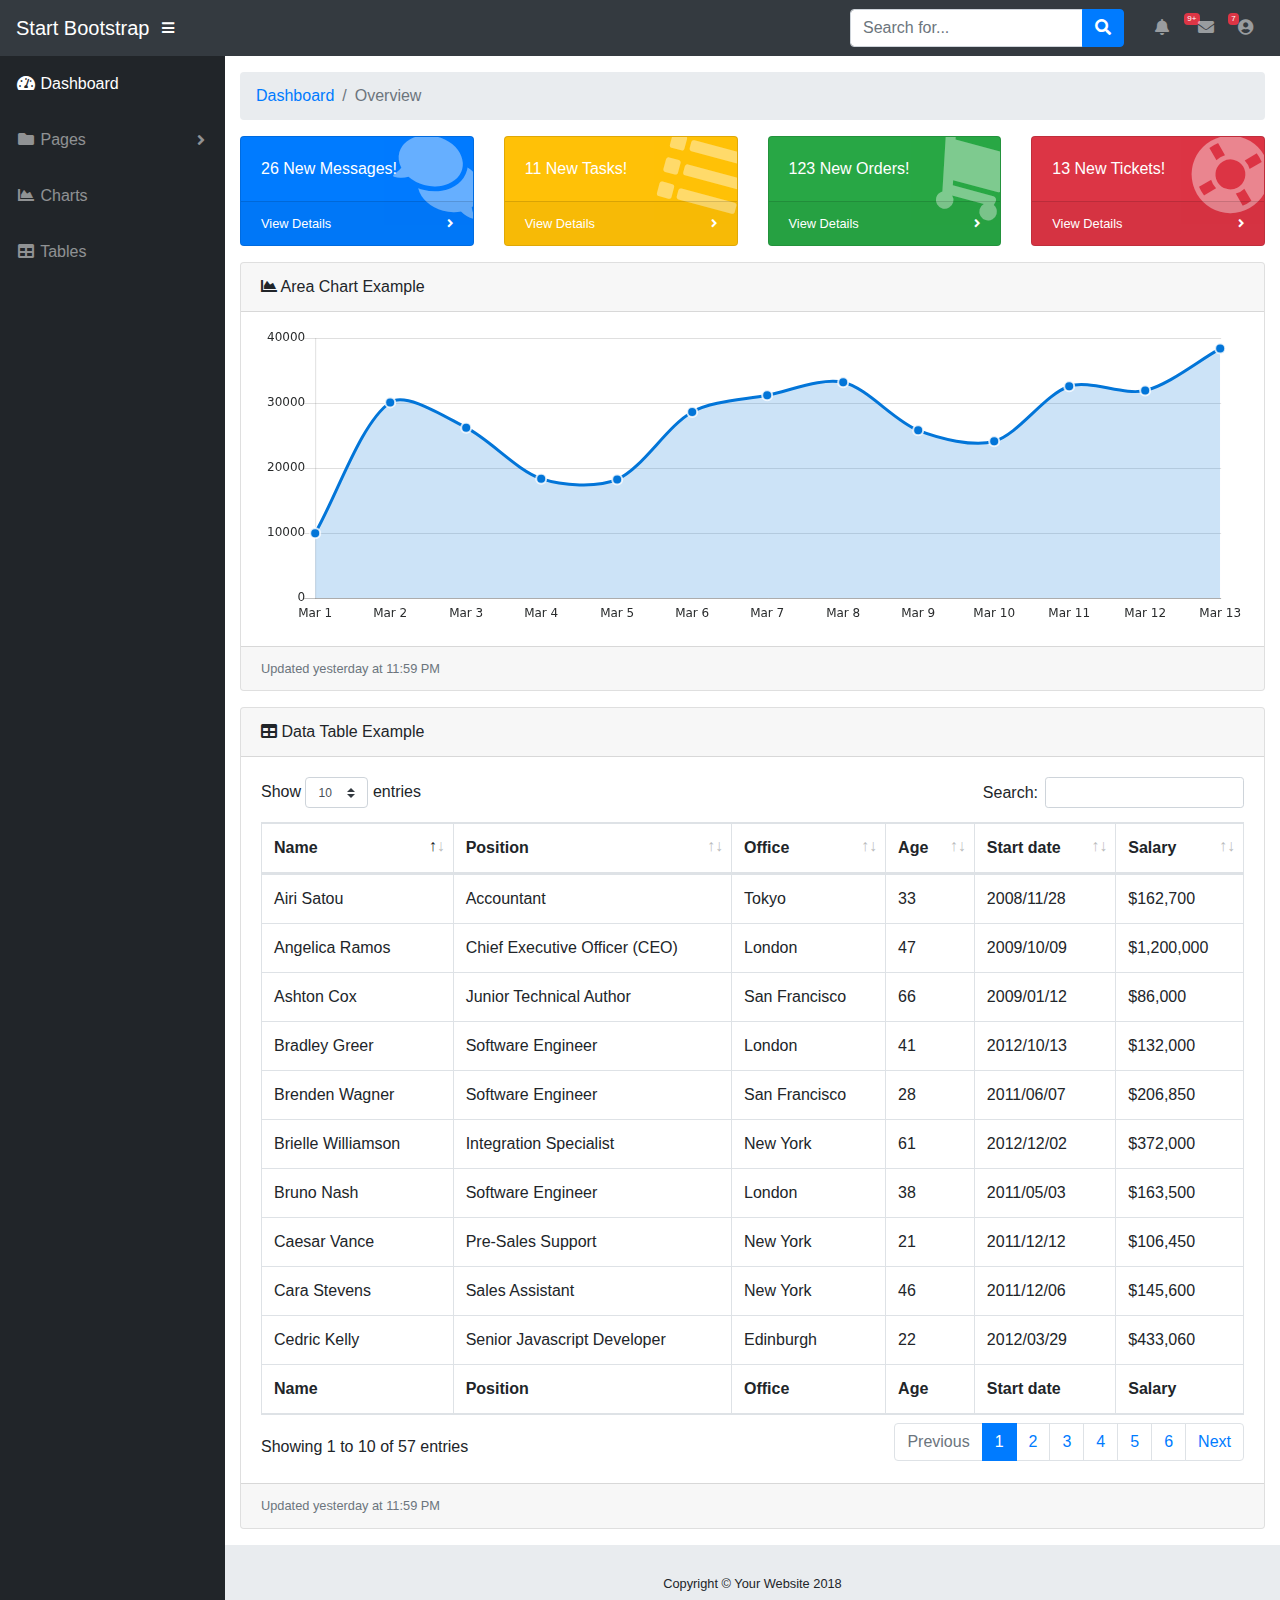
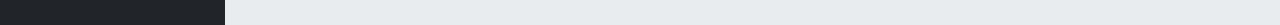
<file: template/startbootstrap-sb-admin-gh-pages/index.html>
<!DOCTYPE html>
<html lang="en">

  <head>

    <meta charset="utf-8">
    <meta http-equiv="X-UA-Compatible" content="IE=edge">
    <meta name="viewport" content="width=device-width, initial-scale=1, shrink-to-fit=no">
    <meta name="description" content="">
    <meta name="author" content="">

    <title>SB Admin - Dashboard</title>

    <!-- Bootstrap core CSS-->
    <link href="vendor/bootstrap/css/bootstrap.min.css" rel="stylesheet">

    <!-- Custom fonts for this template-->
    <link href="vendor/fontawesome-free/css/all.min.css" rel="stylesheet" type="text/css">

    <!-- Page level plugin CSS-->
    <link href="vendor/datatables/dataTables.bootstrap4.css" rel="stylesheet">

    <!-- Custom styles for this template-->
    <link href="css/sb-admin.css" rel="stylesheet">

  </head>

  <body id="page-top">

    <nav class="navbar navbar-expand navbar-dark bg-dark static-top">

      <a class="navbar-brand mr-1" href="index.html">Start Bootstrap</a>

      <button class="btn btn-link btn-sm text-white order-1 order-sm-0" id="sidebarToggle" href="#">
        <i class="fas fa-bars"></i>
      </button>

      <!-- Navbar Search -->
      <form class="d-none d-md-inline-block form-inline ml-auto mr-0 mr-md-3 my-2 my-md-0">
        <div class="input-group">
          <input type="text" class="form-control" placeholder="Search for..." aria-label="Search" aria-describedby="basic-addon2">
          <div class="input-group-append">
            <button class="btn btn-primary" type="button">
              <i class="fas fa-search"></i>
            </button>
          </div>
        </div>
      </form>

      <!-- Navbar -->
      <ul class="navbar-nav ml-auto ml-md-0">
        <li class="nav-item dropdown no-arrow mx-1">
          <a class="nav-link dropdown-toggle" href="#" id="alertsDropdown" role="button" data-toggle="dropdown" aria-haspopup="true" aria-expanded="false">
            <i class="fas fa-bell fa-fw"></i>
            <span class="badge badge-danger">9+</span>
          </a>
          <div class="dropdown-menu dropdown-menu-right" aria-labelledby="alertsDropdown">
            <a class="dropdown-item" href="#">Action</a>
            <a class="dropdown-item" href="#">Another action</a>
            <div class="dropdown-divider"></div>
            <a class="dropdown-item" href="#">Something else here</a>
          </div>
        </li>
        <li class="nav-item dropdown no-arrow mx-1">
          <a class="nav-link dropdown-toggle" href="#" id="messagesDropdown" role="button" data-toggle="dropdown" aria-haspopup="true" aria-expanded="false">
            <i class="fas fa-envelope fa-fw"></i>
            <span class="badge badge-danger">7</span>
          </a>
          <div class="dropdown-menu dropdown-menu-right" aria-labelledby="messagesDropdown">
            <a class="dropdown-item" href="#">Action</a>
            <a class="dropdown-item" href="#">Another action</a>
            <div class="dropdown-divider"></div>
            <a class="dropdown-item" href="#">Something else here</a>
          </div>
        </li>
        <li class="nav-item dropdown no-arrow">
          <a class="nav-link dropdown-toggle" href="#" id="userDropdown" role="button" data-toggle="dropdown" aria-haspopup="true" aria-expanded="false">
            <i class="fas fa-user-circle fa-fw"></i>
          </a>
          <div class="dropdown-menu dropdown-menu-right" aria-labelledby="userDropdown">
            <a class="dropdown-item" href="#">Settings</a>
            <a class="dropdown-item" href="#">Activity Log</a>
            <div class="dropdown-divider"></div>
            <a class="dropdown-item" href="#" data-toggle="modal" data-target="#logoutModal">Logout</a>
          </div>
        </li>
      </ul>

    </nav>

    <div id="wrapper">

      <!-- Sidebar -->
      <ul class="sidebar navbar-nav">
        <li class="nav-item active">
          <a class="nav-link" href="index.html">
            <i class="fas fa-fw fa-tachometer-alt"></i>
            <span>Dashboard</span>
          </a>
        </li>
        <li class="nav-item dropdown">
          <a class="nav-link dropdown-toggle" href="#" id="pagesDropdown" role="button" data-toggle="dropdown" aria-haspopup="true" aria-expanded="false">
            <i class="fas fa-fw fa-folder"></i>
            <span>Pages</span>
          </a>
          <div class="dropdown-menu" aria-labelledby="pagesDropdown">
            <h6 class="dropdown-header">Login Screens:</h6>
            <a class="dropdown-item" href="login.html">Login</a>
            <a class="dropdown-item" href="register.html">Register</a>
            <a class="dropdown-item" href="forgot-password.html">Forgot Password</a>
            <div class="dropdown-divider"></div>
            <h6 class="dropdown-header">Other Pages:</h6>
            <a class="dropdown-item" href="404.html">404 Page</a>
            <a class="dropdown-item" href="blank.html">Blank Page</a>
          </div>
        </li>
        <li class="nav-item">
          <a class="nav-link" href="charts.html">
            <i class="fas fa-fw fa-chart-area"></i>
            <span>Charts</span></a>
        </li>
        <li class="nav-item">
          <a class="nav-link" href="tables.html">
            <i class="fas fa-fw fa-table"></i>
            <span>Tables</span></a>
        </li>
      </ul>

      <div id="content-wrapper">

        <div class="container-fluid">

          <!-- Breadcrumbs-->
          <ol class="breadcrumb">
            <li class="breadcrumb-item">
              <a href="#">Dashboard</a>
            </li>
            <li class="breadcrumb-item active">Overview</li>
          </ol>

          <!-- Icon Cards-->
          <div class="row">
            <div class="col-xl-3 col-sm-6 mb-3">
              <div class="card text-white bg-primary o-hidden h-100">
                <div class="card-body">
                  <div class="card-body-icon">
                    <i class="fas fa-fw fa-comments"></i>
                  </div>
                  <div class="mr-5">26 New Messages!</div>
                </div>
                <a class="card-footer text-white clearfix small z-1" href="#">
                  <span class="float-left">View Details</span>
                  <span class="float-right">
                    <i class="fas fa-angle-right"></i>
                  </span>
                </a>
              </div>
            </div>
            <div class="col-xl-3 col-sm-6 mb-3">
              <div class="card text-white bg-warning o-hidden h-100">
                <div class="card-body">
                  <div class="card-body-icon">
                    <i class="fas fa-fw fa-list"></i>
                  </div>
                  <div class="mr-5">11 New Tasks!</div>
                </div>
                <a class="card-footer text-white clearfix small z-1" href="#">
                  <span class="float-left">View Details</span>
                  <span class="float-right">
                    <i class="fas fa-angle-right"></i>
                  </span>
                </a>
              </div>
            </div>
            <div class="col-xl-3 col-sm-6 mb-3">
              <div class="card text-white bg-success o-hidden h-100">
                <div class="card-body">
                  <div class="card-body-icon">
                    <i class="fas fa-fw fa-shopping-cart"></i>
                  </div>
                  <div class="mr-5">123 New Orders!</div>
                </div>
                <a class="card-footer text-white clearfix small z-1" href="#">
                  <span class="float-left">View Details</span>
                  <span class="float-right">
                    <i class="fas fa-angle-right"></i>
                  </span>
                </a>
              </div>
            </div>
            <div class="col-xl-3 col-sm-6 mb-3">
              <div class="card text-white bg-danger o-hidden h-100">
                <div class="card-body">
                  <div class="card-body-icon">
                    <i class="fas fa-fw fa-life-ring"></i>
                  </div>
                  <div class="mr-5">13 New Tickets!</div>
                </div>
                <a class="card-footer text-white clearfix small z-1" href="#">
                  <span class="float-left">View Details</span>
                  <span class="float-right">
                    <i class="fas fa-angle-right"></i>
                  </span>
                </a>
              </div>
            </div>
          </div>

          <!-- Area Chart Example-->
          <div class="card mb-3">
            <div class="card-header">
              <i class="fas fa-chart-area"></i>
              Area Chart Example</div>
            <div class="card-body">
              <canvas id="myAreaChart" width="100%" height="30"></canvas>
            </div>
            <div class="card-footer small text-muted">Updated yesterday at 11:59 PM</div>
          </div>

          <!-- DataTables Example -->
          <div class="card mb-3">
            <div class="card-header">
              <i class="fas fa-table"></i>
              Data Table Example</div>
            <div class="card-body">
              <div class="table-responsive">
                <table class="table table-bordered" id="dataTable" width="100%" cellspacing="0">
                  <thead>
                    <tr>
                      <th>Name</th>
                      <th>Position</th>
                      <th>Office</th>
                      <th>Age</th>
                      <th>Start date</th>
                      <th>Salary</th>
                    </tr>
                  </thead>
                  <tfoot>
                    <tr>
                      <th>Name</th>
                      <th>Position</th>
                      <th>Office</th>
                      <th>Age</th>
                      <th>Start date</th>
                      <th>Salary</th>
                    </tr>
                  </tfoot>
                  <tbody>
                    <tr>
                      <td>Tiger Nixon</td>
                      <td>System Architect</td>
                      <td>Edinburgh</td>
                      <td>61</td>
                      <td>2011/04/25</td>
                      <td>$320,800</td>
                    </tr>
                    <tr>
                      <td>Garrett Winters</td>
                      <td>Accountant</td>
                      <td>Tokyo</td>
                      <td>63</td>
                      <td>2011/07/25</td>
                      <td>$170,750</td>
                    </tr>
                    <tr>
                      <td>Ashton Cox</td>
                      <td>Junior Technical Author</td>
                      <td>San Francisco</td>
                      <td>66</td>
                      <td>2009/01/12</td>
                      <td>$86,000</td>
                    </tr>
                    <tr>
                      <td>Cedric Kelly</td>
                      <td>Senior Javascript Developer</td>
                      <td>Edinburgh</td>
                      <td>22</td>
                      <td>2012/03/29</td>
                      <td>$433,060</td>
                    </tr>
                    <tr>
                      <td>Airi Satou</td>
                      <td>Accountant</td>
                      <td>Tokyo</td>
                      <td>33</td>
                      <td>2008/11/28</td>
                      <td>$162,700</td>
                    </tr>
                    <tr>
                      <td>Brielle Williamson</td>
                      <td>Integration Specialist</td>
                      <td>New York</td>
                      <td>61</td>
                      <td>2012/12/02</td>
                      <td>$372,000</td>
                    </tr>
                    <tr>
                      <td>Herrod Chandler</td>
                      <td>Sales Assistant</td>
                      <td>San Francisco</td>
                      <td>59</td>
                      <td>2012/08/06</td>
                      <td>$137,500</td>
                    </tr>
                    <tr>
                      <td>Rhona Davidson</td>
                      <td>Integration Specialist</td>
                      <td>Tokyo</td>
                      <td>55</td>
                      <td>2010/10/14</td>
                      <td>$327,900</td>
                    </tr>
                    <tr>
                      <td>Colleen Hurst</td>
                      <td>Javascript Developer</td>
                      <td>San Francisco</td>
                      <td>39</td>
                      <td>2009/09/15</td>
                      <td>$205,500</td>
                    </tr>
                    <tr>
                      <td>Sonya Frost</td>
                      <td>Software Engineer</td>
                      <td>Edinburgh</td>
                      <td>23</td>
                      <td>2008/12/13</td>
                      <td>$103,600</td>
                    </tr>
                    <tr>
                      <td>Jena Gaines</td>
                      <td>Office Manager</td>
                      <td>London</td>
                      <td>30</td>
                      <td>2008/12/19</td>
                      <td>$90,560</td>
                    </tr>
                    <tr>
                      <td>Quinn Flynn</td>
                      <td>Support Lead</td>
                      <td>Edinburgh</td>
                      <td>22</td>
                      <td>2013/03/03</td>
                      <td>$342,000</td>
                    </tr>
                    <tr>
                      <td>Charde Marshall</td>
                      <td>Regional Director</td>
                      <td>San Francisco</td>
                      <td>36</td>
                      <td>2008/10/16</td>
                      <td>$470,600</td>
                    </tr>
                    <tr>
                      <td>Haley Kennedy</td>
                      <td>Senior Marketing Designer</td>
                      <td>London</td>
                      <td>43</td>
                      <td>2012/12/18</td>
                      <td>$313,500</td>
                    </tr>
                    <tr>
                      <td>Tatyana Fitzpatrick</td>
                      <td>Regional Director</td>
                      <td>London</td>
                      <td>19</td>
                      <td>2010/03/17</td>
                      <td>$385,750</td>
                    </tr>
                    <tr>
                      <td>Michael Silva</td>
                      <td>Marketing Designer</td>
                      <td>London</td>
                      <td>66</td>
                      <td>2012/11/27</td>
                      <td>$198,500</td>
                    </tr>
                    <tr>
                      <td>Paul Byrd</td>
                      <td>Chief Financial Officer (CFO)</td>
                      <td>New York</td>
                      <td>64</td>
                      <td>2010/06/09</td>
                      <td>$725,000</td>
                    </tr>
                    <tr>
                      <td>Gloria Little</td>
                      <td>Systems Administrator</td>
                      <td>New York</td>
                      <td>59</td>
                      <td>2009/04/10</td>
                      <td>$237,500</td>
                    </tr>
                    <tr>
                      <td>Bradley Greer</td>
                      <td>Software Engineer</td>
                      <td>London</td>
                      <td>41</td>
                      <td>2012/10/13</td>
                      <td>$132,000</td>
                    </tr>
                    <tr>
                      <td>Dai Rios</td>
                      <td>Personnel Lead</td>
                      <td>Edinburgh</td>
                      <td>35</td>
                      <td>2012/09/26</td>
                      <td>$217,500</td>
                    </tr>
                    <tr>
                      <td>Jenette Caldwell</td>
                      <td>Development Lead</td>
                      <td>New York</td>
                      <td>30</td>
                      <td>2011/09/03</td>
                      <td>$345,000</td>
                    </tr>
                    <tr>
                      <td>Yuri Berry</td>
                      <td>Chief Marketing Officer (CMO)</td>
                      <td>New York</td>
                      <td>40</td>
                      <td>2009/06/25</td>
                      <td>$675,000</td>
                    </tr>
                    <tr>
                      <td>Caesar Vance</td>
                      <td>Pre-Sales Support</td>
                      <td>New York</td>
                      <td>21</td>
                      <td>2011/12/12</td>
                      <td>$106,450</td>
                    </tr>
                    <tr>
                      <td>Doris Wilder</td>
                      <td>Sales Assistant</td>
                      <td>Sidney</td>
                      <td>23</td>
                      <td>2010/09/20</td>
                      <td>$85,600</td>
                    </tr>
                    <tr>
                      <td>Angelica Ramos</td>
                      <td>Chief Executive Officer (CEO)</td>
                      <td>London</td>
                      <td>47</td>
                      <td>2009/10/09</td>
                      <td>$1,200,000</td>
                    </tr>
                    <tr>
                      <td>Gavin Joyce</td>
                      <td>Developer</td>
                      <td>Edinburgh</td>
                      <td>42</td>
                      <td>2010/12/22</td>
                      <td>$92,575</td>
                    </tr>
                    <tr>
                      <td>Jennifer Chang</td>
                      <td>Regional Director</td>
                      <td>Singapore</td>
                      <td>28</td>
                      <td>2010/11/14</td>
                      <td>$357,650</td>
                    </tr>
                    <tr>
                      <td>Brenden Wagner</td>
                      <td>Software Engineer</td>
                      <td>San Francisco</td>
                      <td>28</td>
                      <td>2011/06/07</td>
                      <td>$206,850</td>
                    </tr>
                    <tr>
                      <td>Fiona Green</td>
                      <td>Chief Operating Officer (COO)</td>
                      <td>San Francisco</td>
                      <td>48</td>
                      <td>2010/03/11</td>
                      <td>$850,000</td>
                    </tr>
                    <tr>
                      <td>Shou Itou</td>
                      <td>Regional Marketing</td>
                      <td>Tokyo</td>
                      <td>20</td>
                      <td>2011/08/14</td>
                      <td>$163,000</td>
                    </tr>
                    <tr>
                      <td>Michelle House</td>
                      <td>Integration Specialist</td>
                      <td>Sidney</td>
                      <td>37</td>
                      <td>2011/06/02</td>
                      <td>$95,400</td>
                    </tr>
                    <tr>
                      <td>Suki Burks</td>
                      <td>Developer</td>
                      <td>London</td>
                      <td>53</td>
                      <td>2009/10/22</td>
                      <td>$114,500</td>
                    </tr>
                    <tr>
                      <td>Prescott Bartlett</td>
                      <td>Technical Author</td>
                      <td>London</td>
                      <td>27</td>
                      <td>2011/05/07</td>
                      <td>$145,000</td>
                    </tr>
                    <tr>
                      <td>Gavin Cortez</td>
                      <td>Team Leader</td>
                      <td>San Francisco</td>
                      <td>22</td>
                      <td>2008/10/26</td>
                      <td>$235,500</td>
                    </tr>
                    <tr>
                      <td>Martena Mccray</td>
                      <td>Post-Sales support</td>
                      <td>Edinburgh</td>
                      <td>46</td>
                      <td>2011/03/09</td>
                      <td>$324,050</td>
                    </tr>
                    <tr>
                      <td>Unity Butler</td>
                      <td>Marketing Designer</td>
                      <td>San Francisco</td>
                      <td>47</td>
                      <td>2009/12/09</td>
                      <td>$85,675</td>
                    </tr>
                    <tr>
                      <td>Howard Hatfield</td>
                      <td>Office Manager</td>
                      <td>San Francisco</td>
                      <td>51</td>
                      <td>2008/12/16</td>
                      <td>$164,500</td>
                    </tr>
                    <tr>
                      <td>Hope Fuentes</td>
                      <td>Secretary</td>
                      <td>San Francisco</td>
                      <td>41</td>
                      <td>2010/02/12</td>
                      <td>$109,850</td>
                    </tr>
                    <tr>
                      <td>Vivian Harrell</td>
                      <td>Financial Controller</td>
                      <td>San Francisco</td>
                      <td>62</td>
                      <td>2009/02/14</td>
                      <td>$452,500</td>
                    </tr>
                    <tr>
                      <td>Timothy Mooney</td>
                      <td>Office Manager</td>
                      <td>London</td>
                      <td>37</td>
                      <td>2008/12/11</td>
                      <td>$136,200</td>
                    </tr>
                    <tr>
                      <td>Jackson Bradshaw</td>
                      <td>Director</td>
                      <td>New York</td>
                      <td>65</td>
                      <td>2008/09/26</td>
                      <td>$645,750</td>
                    </tr>
                    <tr>
                      <td>Olivia Liang</td>
                      <td>Support Engineer</td>
                      <td>Singapore</td>
                      <td>64</td>
                      <td>2011/02/03</td>
                      <td>$234,500</td>
                    </tr>
                    <tr>
                      <td>Bruno Nash</td>
                      <td>Software Engineer</td>
                      <td>London</td>
                      <td>38</td>
                      <td>2011/05/03</td>
                      <td>$163,500</td>
                    </tr>
                    <tr>
                      <td>Sakura Yamamoto</td>
                      <td>Support Engineer</td>
                      <td>Tokyo</td>
                      <td>37</td>
                      <td>2009/08/19</td>
                      <td>$139,575</td>
                    </tr>
                    <tr>
                      <td>Thor Walton</td>
                      <td>Developer</td>
                      <td>New York</td>
                      <td>61</td>
                      <td>2013/08/11</td>
                      <td>$98,540</td>
                    </tr>
                    <tr>
                      <td>Finn Camacho</td>
                      <td>Support Engineer</td>
                      <td>San Francisco</td>
                      <td>47</td>
                      <td>2009/07/07</td>
                      <td>$87,500</td>
                    </tr>
                    <tr>
                      <td>Serge Baldwin</td>
                      <td>Data Coordinator</td>
                      <td>Singapore</td>
                      <td>64</td>
                      <td>2012/04/09</td>
                      <td>$138,575</td>
                    </tr>
                    <tr>
                      <td>Zenaida Frank</td>
                      <td>Software Engineer</td>
                      <td>New York</td>
                      <td>63</td>
                      <td>2010/01/04</td>
                      <td>$125,250</td>
                    </tr>
                    <tr>
                      <td>Zorita Serrano</td>
                      <td>Software Engineer</td>
                      <td>San Francisco</td>
                      <td>56</td>
                      <td>2012/06/01</td>
                      <td>$115,000</td>
                    </tr>
                    <tr>
                      <td>Jennifer Acosta</td>
                      <td>Junior Javascript Developer</td>
                      <td>Edinburgh</td>
                      <td>43</td>
                      <td>2013/02/01</td>
                      <td>$75,650</td>
                    </tr>
                    <tr>
                      <td>Cara Stevens</td>
                      <td>Sales Assistant</td>
                      <td>New York</td>
                      <td>46</td>
                      <td>2011/12/06</td>
                      <td>$145,600</td>
                    </tr>
                    <tr>
                      <td>Hermione Butler</td>
                      <td>Regional Director</td>
                      <td>London</td>
                      <td>47</td>
                      <td>2011/03/21</td>
                      <td>$356,250</td>
                    </tr>
                    <tr>
                      <td>Lael Greer</td>
                      <td>Systems Administrator</td>
                      <td>London</td>
                      <td>21</td>
                      <td>2009/02/27</td>
                      <td>$103,500</td>
                    </tr>
                    <tr>
                      <td>Jonas Alexander</td>
                      <td>Developer</td>
                      <td>San Francisco</td>
                      <td>30</td>
                      <td>2010/07/14</td>
                      <td>$86,500</td>
                    </tr>
                    <tr>
                      <td>Shad Decker</td>
                      <td>Regional Director</td>
                      <td>Edinburgh</td>
                      <td>51</td>
                      <td>2008/11/13</td>
                      <td>$183,000</td>
                    </tr>
                    <tr>
                      <td>Michael Bruce</td>
                      <td>Javascript Developer</td>
                      <td>Singapore</td>
                      <td>29</td>
                      <td>2011/06/27</td>
                      <td>$183,000</td>
                    </tr>
                    <tr>
                      <td>Donna Snider</td>
                      <td>Customer Support</td>
                      <td>New York</td>
                      <td>27</td>
                      <td>2011/01/25</td>
                      <td>$112,000</td>
                    </tr>
                  </tbody>
                </table>
              </div>
            </div>
            <div class="card-footer small text-muted">Updated yesterday at 11:59 PM</div>
          </div>

        </div>
        <!-- /.container-fluid -->

        <!-- Sticky Footer -->
        <footer class="sticky-footer">
          <div class="container my-auto">
            <div class="copyright text-center my-auto">
              <span>Copyright © Your Website 2018</span>
            </div>
          </div>
        </footer>

      </div>
      <!-- /.content-wrapper -->

    </div>
    <!-- /#wrapper -->

    <!-- Scroll to Top Button-->
    <a class="scroll-to-top rounded" href="#page-top">
      <i class="fas fa-angle-up"></i>
    </a>

    <!-- Logout Modal-->
    <div class="modal fade" id="logoutModal" tabindex="-1" role="dialog" aria-labelledby="exampleModalLabel" aria-hidden="true">
      <div class="modal-dialog" role="document">
        <div class="modal-content">
          <div class="modal-header">
            <h5 class="modal-title" id="exampleModalLabel">Ready to Leave?</h5>
            <button class="close" type="button" data-dismiss="modal" aria-label="Close">
              <span aria-hidden="true">×</span>
            </button>
          </div>
          <div class="modal-body">Select "Logout" below if you are ready to end your current session.</div>
          <div class="modal-footer">
            <button class="btn btn-secondary" type="button" data-dismiss="modal">Cancel</button>
            <a class="btn btn-primary" href="login.html">Logout</a>
          </div>
        </div>
      </div>
    </div>

    <!-- Bootstrap core JavaScript-->
    <script src="vendor/jquery/jquery.min.js"></script>
    <script src="vendor/bootstrap/js/bootstrap.bundle.min.js"></script>

    <!-- Core plugin JavaScript-->
    <script src="vendor/jquery-easing/jquery.easing.min.js"></script>

    <!-- Page level plugin JavaScript-->
    <script src="vendor/chart.js/Chart.min.js"></script>
    <script src="vendor/datatables/jquery.dataTables.js"></script>
    <script src="vendor/datatables/dataTables.bootstrap4.js"></script>

    <!-- Custom scripts for all pages-->
    <script src="js/sb-admin.min.js"></script>

    <!-- Demo scripts for this page-->
    <script src="js/demo/datatables-demo.js"></script>
    <script src="js/demo/chart-area-demo.js"></script>

  </body>

</html>
</file>
<file: template/startbootstrap-sb-admin-gh-pages/vendor/fontawesome-free/css/all.min.css>
/*!
 * Font Awesome Free 5.2.0 by @fontawesome - https://fontawesome.com
 * License - https://fontawesome.com/license (Icons: CC BY 4.0, Fonts: SIL OFL 1.1, Code: MIT License)
 */
.fa,.fab,.fal,.far,.fas{-moz-osx-font-smoothing:grayscale;-webkit-font-smoothing:antialiased;display:inline-block;font-style:normal;font-variant:normal;text-rendering:auto;line-height:1}.fa-lg{font-size:1.33333em;line-height:.75em;vertical-align:-.0667em}.fa-xs{font-size:.75em}.fa-sm{font-size:.875em}.fa-1x{font-size:1em}.fa-2x{font-size:2em}.fa-3x{font-size:3em}.fa-4x{font-size:4em}.fa-5x{font-size:5em}.fa-6x{font-size:6em}.fa-7x{font-size:7em}.fa-8x{font-size:8em}.fa-9x{font-size:9em}.fa-10x{font-size:10em}.fa-fw{text-align:center;width:1.25em}.fa-ul{list-style-type:none;margin-left:2.5em;padding-left:0}.fa-ul>li{position:relative}.fa-li{left:-2em;position:absolute;text-align:center;width:2em;line-height:inherit}.fa-border{border:.08em solid #eee;border-radius:.1em;padding:.2em .25em .15em}.fa-pull-left{float:left}.fa-pull-right{float:right}.fa.fa-pull-left,.fab.fa-pull-left,.fal.fa-pull-left,.far.fa-pull-left,.fas.fa-pull-left{margin-right:.3em}.fa.fa-pull-right,.fab.fa-pull-right,.fal.fa-pull-right,.far.fa-pull-right,.fas.fa-pull-right{margin-left:.3em}.fa-spin{animation:a 2s infinite linear}.fa-pulse{animation:a 1s infinite steps(8)}@keyframes a{0%{transform:rotate(0deg)}to{transform:rotate(1turn)}}.fa-rotate-90{-ms-filter:"progid:DXImageTransform.Microsoft.BasicImage(rotation=1)";transform:rotate(90deg)}.fa-rotate-180{-ms-filter:"progid:DXImageTransform.Microsoft.BasicImage(rotation=2)";transform:rotate(180deg)}.fa-rotate-270{-ms-filter:"progid:DXImageTransform.Microsoft.BasicImage(rotation=3)";transform:rotate(270deg)}.fa-flip-horizontal{-ms-filter:"progid:DXImageTransform.Microsoft.BasicImage(rotation=0, mirror=1)";transform:scaleX(-1)}.fa-flip-vertical{transform:scaleY(-1)}.fa-flip-horizontal.fa-flip-vertical,.fa-flip-vertical{-ms-filter:"progid:DXImageTransform.Microsoft.BasicImage(rotation=2, mirror=1)"}.fa-flip-horizontal.fa-flip-vertical{transform:scale(-1)}:root .fa-flip-horizontal,:root .fa-flip-vertical,:root .fa-rotate-90,:root .fa-rotate-180,:root .fa-rotate-270{-webkit-filter:none;filter:none}.fa-stack{display:inline-block;height:2em;line-height:2em;position:relative;vertical-align:middle;width:2em}.fa-stack-1x,.fa-stack-2x{left:0;position:absolute;text-align:center;width:100%}.fa-stack-1x{line-height:inherit}.fa-stack-2x{font-size:2em}.fa-inverse{color:#fff}.fa-500px:before{content:"\f26e"}.fa-accessible-icon:before{content:"\f368"}.fa-accusoft:before{content:"\f369"}.fa-address-book:before{content:"\f2b9"}.fa-address-card:before{content:"\f2bb"}.fa-adjust:before{content:"\f042"}.fa-adn:before{content:"\f170"}.fa-adversal:before{content:"\f36a"}.fa-affiliatetheme:before{content:"\f36b"}.fa-air-freshener:before{content:"\f5d0"}.fa-algolia:before{content:"\f36c"}.fa-align-center:before{content:"\f037"}.fa-align-justify:before{content:"\f039"}.fa-align-left:before{content:"\f036"}.fa-align-right:before{content:"\f038"}.fa-allergies:before{content:"\f461"}.fa-amazon:before{content:"\f270"}.fa-amazon-pay:before{content:"\f42c"}.fa-ambulance:before{content:"\f0f9"}.fa-american-sign-language-interpreting:before{content:"\f2a3"}.fa-amilia:before{content:"\f36d"}.fa-anchor:before{content:"\f13d"}.fa-android:before{content:"\f17b"}.fa-angellist:before{content:"\f209"}.fa-angle-double-down:before{content:"\f103"}.fa-angle-double-left:before{content:"\f100"}.fa-angle-double-right:before{content:"\f101"}.fa-angle-double-up:before{content:"\f102"}.fa-angle-down:before{content:"\f107"}.fa-angle-left:before{content:"\f104"}.fa-angle-right:before{content:"\f105"}.fa-angle-up:before{content:"\f106"}.fa-angry:before{content:"\f556"}.fa-angrycreative:before{content:"\f36e"}.fa-angular:before{content:"\f420"}.fa-app-store:before{content:"\f36f"}.fa-app-store-ios:before{content:"\f370"}.fa-apper:before{content:"\f371"}.fa-apple:before{content:"\f179"}.fa-apple-alt:before{content:"\f5d1"}.fa-apple-pay:before{content:"\f415"}.fa-archive:before{content:"\f187"}.fa-archway:before{content:"\f557"}.fa-arrow-alt-circle-down:before{content:"\f358"}.fa-arrow-alt-circle-left:before{content:"\f359"}.fa-arrow-alt-circle-right:before{content:"\f35a"}.fa-arrow-alt-circle-up:before{content:"\f35b"}.fa-arrow-circle-down:before{content:"\f0ab"}.fa-arrow-circle-left:before{content:"\f0a8"}.fa-arrow-circle-right:before{content:"\f0a9"}.fa-arrow-circle-up:before{content:"\f0aa"}.fa-arrow-down:before{content:"\f063"}.fa-arrow-left:before{content:"\f060"}.fa-arrow-right:before{content:"\f061"}.fa-arrow-up:before{content:"\f062"}.fa-arrows-alt:before{content:"\f0b2"}.fa-arrows-alt-h:before{content:"\f337"}.fa-arrows-alt-v:before{content:"\f338"}.fa-assistive-listening-systems:before{content:"\f2a2"}.fa-asterisk:before{content:"\f069"}.fa-asymmetrik:before{content:"\f372"}.fa-at:before{content:"\f1fa"}.fa-atlas:before{content:"\f558"}.fa-atom:before{content:"\f5d2"}.fa-audible:before{content:"\f373"}.fa-audio-description:before{content:"\f29e"}.fa-autoprefixer:before{content:"\f41c"}.fa-avianex:before{content:"\f374"}.fa-aviato:before{content:"\f421"}.fa-award:before{content:"\f559"}.fa-aws:before{content:"\f375"}.fa-backspace:before{content:"\f55a"}.fa-backward:before{content:"\f04a"}.fa-balance-scale:before{content:"\f24e"}.fa-ban:before{content:"\f05e"}.fa-band-aid:before{content:"\f462"}.fa-bandcamp:before{content:"\f2d5"}.fa-barcode:before{content:"\f02a"}.fa-bars:before{content:"\f0c9"}.fa-baseball-ball:before{content:"\f433"}.fa-basketball-ball:before{content:"\f434"}.fa-bath:before{content:"\f2cd"}.fa-battery-empty:before{content:"\f244"}.fa-battery-full:before{content:"\f240"}.fa-battery-half:before{content:"\f242"}.fa-battery-quarter:before{content:"\f243"}.fa-battery-three-quarters:before{content:"\f241"}.fa-bed:before{content:"\f236"}.fa-beer:before{content:"\f0fc"}.fa-behance:before{content:"\f1b4"}.fa-behance-square:before{content:"\f1b5"}.fa-bell:before{content:"\f0f3"}.fa-bell-slash:before{content:"\f1f6"}.fa-bezier-curve:before{content:"\f55b"}.fa-bicycle:before{content:"\f206"}.fa-bimobject:before{content:"\f378"}.fa-binoculars:before{content:"\f1e5"}.fa-birthday-cake:before{content:"\f1fd"}.fa-bitbucket:before{content:"\f171"}.fa-bitcoin:before{content:"\f379"}.fa-bity:before{content:"\f37a"}.fa-black-tie:before{content:"\f27e"}.fa-blackberry:before{content:"\f37b"}.fa-blender:before{content:"\f517"}.fa-blind:before{content:"\f29d"}.fa-blogger:before{content:"\f37c"}.fa-blogger-b:before{content:"\f37d"}.fa-bluetooth:before{content:"\f293"}.fa-bluetooth-b:before{content:"\f294"}.fa-bold:before{content:"\f032"}.fa-bolt:before{content:"\f0e7"}.fa-bomb:before{content:"\f1e2"}.fa-bone:before{content:"\f5d7"}.fa-bong:before{content:"\f55c"}.fa-book:before{content:"\f02d"}.fa-book-open:before{content:"\f518"}.fa-book-reader:before{content:"\f5da"}.fa-bookmark:before{content:"\f02e"}.fa-bowling-ball:before{content:"\f436"}.fa-box:before{content:"\f466"}.fa-box-open:before{content:"\f49e"}.fa-boxes:before{content:"\f468"}.fa-braille:before{content:"\f2a1"}.fa-brain:before{content:"\f5dc"}.fa-briefcase:before{content:"\f0b1"}.fa-briefcase-medical:before{content:"\f469"}.fa-broadcast-tower:before{content:"\f519"}.fa-broom:before{content:"\f51a"}.fa-brush:before{content:"\f55d"}.fa-btc:before{content:"\f15a"}.fa-bug:before{content:"\f188"}.fa-building:before{content:"\f1ad"}.fa-bullhorn:before{content:"\f0a1"}.fa-bullseye:before{content:"\f140"}.fa-burn:before{content:"\f46a"}.fa-buromobelexperte:before{content:"\f37f"}.fa-bus:before{content:"\f207"}.fa-bus-alt:before{content:"\f55e"}.fa-buysellads:before{content:"\f20d"}.fa-calculator:before{content:"\f1ec"}.fa-calendar:before{content:"\f133"}.fa-calendar-alt:before{content:"\f073"}.fa-calendar-check:before{content:"\f274"}.fa-calendar-minus:before{content:"\f272"}.fa-calendar-plus:before{content:"\f271"}.fa-calendar-times:before{content:"\f273"}.fa-camera:before{content:"\f030"}.fa-camera-retro:before{content:"\f083"}.fa-cannabis:before{content:"\f55f"}.fa-capsules:before{content:"\f46b"}.fa-car:before{content:"\f1b9"}.fa-car-alt:before{content:"\f5de"}.fa-car-battery:before{content:"\f5df"}.fa-car-crash:before{content:"\f5e1"}.fa-car-side:before{content:"\f5e4"}.fa-caret-down:before{content:"\f0d7"}.fa-caret-left:before{content:"\f0d9"}.fa-caret-right:before{content:"\f0da"}.fa-caret-square-down:before{content:"\f150"}.fa-caret-square-left:before{content:"\f191"}.fa-caret-square-right:before{content:"\f152"}.fa-caret-square-up:before{content:"\f151"}.fa-caret-up:before{content:"\f0d8"}.fa-cart-arrow-down:before{content:"\f218"}.fa-cart-plus:before{content:"\f217"}.fa-cc-amazon-pay:before{content:"\f42d"}.fa-cc-amex:before{content:"\f1f3"}.fa-cc-apple-pay:before{content:"\f416"}.fa-cc-diners-club:before{content:"\f24c"}.fa-cc-discover:before{content:"\f1f2"}.fa-cc-jcb:before{content:"\f24b"}.fa-cc-mastercard:before{content:"\f1f1"}.fa-cc-paypal:before{content:"\f1f4"}.fa-cc-stripe:before{content:"\f1f5"}.fa-cc-visa:before{content:"\f1f0"}.fa-centercode:before{content:"\f380"}.fa-certificate:before{content:"\f0a3"}.fa-chalkboard:before{content:"\f51b"}.fa-chalkboard-teacher:before{content:"\f51c"}.fa-charging-station:before{content:"\f5e7"}.fa-chart-area:before{content:"\f1fe"}.fa-chart-bar:before{content:"\f080"}.fa-chart-line:before{content:"\f201"}.fa-chart-pie:before{content:"\f200"}.fa-check:before{content:"\f00c"}.fa-check-circle:before{content:"\f058"}.fa-check-double:before{content:"\f560"}.fa-check-square:before{content:"\f14a"}.fa-chess:before{content:"\f439"}.fa-chess-bishop:before{content:"\f43a"}.fa-chess-board:before{content:"\f43c"}.fa-chess-king:before{content:"\f43f"}.fa-chess-knight:before{content:"\f441"}.fa-chess-pawn:before{content:"\f443"}.fa-chess-queen:before{content:"\f445"}.fa-chess-rook:before{content:"\f447"}.fa-chevron-circle-down:before{content:"\f13a"}.fa-chevron-circle-left:before{content:"\f137"}.fa-chevron-circle-right:before{content:"\f138"}.fa-chevron-circle-up:before{content:"\f139"}.fa-chevron-down:before{content:"\f078"}.fa-chevron-left:before{content:"\f053"}.fa-chevron-right:before{content:"\f054"}.fa-chevron-up:before{content:"\f077"}.fa-child:before{content:"\f1ae"}.fa-chrome:before{content:"\f268"}.fa-church:before{content:"\f51d"}.fa-circle:before{content:"\f111"}.fa-circle-notch:before{content:"\f1ce"}.fa-clipboard:before{content:"\f328"}.fa-clipboard-check:before{content:"\f46c"}.fa-clipboard-list:before{content:"\f46d"}.fa-clock:before{content:"\f017"}.fa-clone:before{content:"\f24d"}.fa-closed-captioning:before{content:"\f20a"}.fa-cloud:before{content:"\f0c2"}.fa-cloud-download-alt:before{content:"\f381"}.fa-cloud-upload-alt:before{content:"\f382"}.fa-cloudscale:before{content:"\f383"}.fa-cloudsmith:before{content:"\f384"}.fa-cloudversify:before{content:"\f385"}.fa-cocktail:before{content:"\f561"}.fa-code:before{content:"\f121"}.fa-code-branch:before{content:"\f126"}.fa-codepen:before{content:"\f1cb"}.fa-codiepie:before{content:"\f284"}.fa-coffee:before{content:"\f0f4"}.fa-cog:before{content:"\f013"}.fa-cogs:before{content:"\f085"}.fa-coins:before{content:"\f51e"}.fa-columns:before{content:"\f0db"}.fa-comment:before{content:"\f075"}.fa-comment-alt:before{content:"\f27a"}.fa-comment-dots:before{content:"\f4ad"}.fa-comment-slash:before{content:"\f4b3"}.fa-comments:before{content:"\f086"}.fa-compact-disc:before{content:"\f51f"}.fa-compass:before{content:"\f14e"}.fa-compress:before{content:"\f066"}.fa-concierge-bell:before{content:"\f562"}.fa-connectdevelop:before{content:"\f20e"}.fa-contao:before{content:"\f26d"}.fa-cookie:before{content:"\f563"}.fa-cookie-bite:before{content:"\f564"}.fa-copy:before{content:"\f0c5"}.fa-copyright:before{content:"\f1f9"}.fa-couch:before{content:"\f4b8"}.fa-cpanel:before{content:"\f388"}.fa-creative-commons:before{content:"\f25e"}.fa-creative-commons-by:before{content:"\f4e7"}.fa-creative-commons-nc:before{content:"\f4e8"}.fa-creative-commons-nc-eu:before{content:"\f4e9"}.fa-creative-commons-nc-jp:before{content:"\f4ea"}.fa-creative-commons-nd:before{content:"\f4eb"}.fa-creative-commons-pd:before{content:"\f4ec"}.fa-creative-commons-pd-alt:before{content:"\f4ed"}.fa-creative-commons-remix:before{content:"\f4ee"}.fa-creative-commons-sa:before{content:"\f4ef"}.fa-creative-commons-sampling:before{content:"\f4f0"}.fa-creative-commons-sampling-plus:before{content:"\f4f1"}.fa-creative-commons-share:before{content:"\f4f2"}.fa-credit-card:before{content:"\f09d"}.fa-crop:before{content:"\f125"}.fa-crop-alt:before{content:"\f565"}.fa-crosshairs:before{content:"\f05b"}.fa-crow:before{content:"\f520"}.fa-crown:before{content:"\f521"}.fa-css3:before{content:"\f13c"}.fa-css3-alt:before{content:"\f38b"}.fa-cube:before{content:"\f1b2"}.fa-cubes:before{content:"\f1b3"}.fa-cut:before{content:"\f0c4"}.fa-cuttlefish:before{content:"\f38c"}.fa-d-and-d:before{content:"\f38d"}.fa-dashcube:before{content:"\f210"}.fa-database:before{content:"\f1c0"}.fa-deaf:before{content:"\f2a4"}.fa-delicious:before{content:"\f1a5"}.fa-deploydog:before{content:"\f38e"}.fa-deskpro:before{content:"\f38f"}.fa-desktop:before{content:"\f108"}.fa-deviantart:before{content:"\f1bd"}.fa-diagnoses:before{content:"\f470"}.fa-dice:before{content:"\f522"}.fa-dice-five:before{content:"\f523"}.fa-dice-four:before{content:"\f524"}.fa-dice-one:before{content:"\f525"}.fa-dice-six:before{content:"\f526"}.fa-dice-three:before{content:"\f527"}.fa-dice-two:before{content:"\f528"}.fa-digg:before{content:"\f1a6"}.fa-digital-ocean:before{content:"\f391"}.fa-digital-tachograph:before{content:"\f566"}.fa-directions:before{content:"\f5eb"}.fa-discord:before{content:"\f392"}.fa-discourse:before{content:"\f393"}.fa-divide:before{content:"\f529"}.fa-dizzy:before{content:"\f567"}.fa-dna:before{content:"\f471"}.fa-dochub:before{content:"\f394"}.fa-docker:before{content:"\f395"}.fa-dollar-sign:before{content:"\f155"}.fa-dolly:before{content:"\f472"}.fa-dolly-flatbed:before{content:"\f474"}.fa-donate:before{content:"\f4b9"}.fa-door-closed:before{content:"\f52a"}.fa-door-open:before{content:"\f52b"}.fa-dot-circle:before{content:"\f192"}.fa-dove:before{content:"\f4ba"}.fa-download:before{content:"\f019"}.fa-draft2digital:before{content:"\f396"}.fa-drafting-compass:before{content:"\f568"}.fa-draw-polygon:before{content:"\f5ee"}.fa-dribbble:before{content:"\f17d"}.fa-dribbble-square:before{content:"\f397"}.fa-dropbox:before{content:"\f16b"}.fa-drum:before{content:"\f569"}.fa-drum-steelpan:before{content:"\f56a"}.fa-drupal:before{content:"\f1a9"}.fa-dumbbell:before{content:"\f44b"}.fa-dyalog:before{content:"\f399"}.fa-earlybirds:before{content:"\f39a"}.fa-ebay:before{content:"\f4f4"}.fa-edge:before{content:"\f282"}.fa-edit:before{content:"\f044"}.fa-eject:before{content:"\f052"}.fa-elementor:before{content:"\f430"}.fa-ellipsis-h:before{content:"\f141"}.fa-ellipsis-v:before{content:"\f142"}.fa-ello:before{content:"\f5f1"}.fa-ember:before{content:"\f423"}.fa-empire:before{content:"\f1d1"}.fa-envelope:before{content:"\f0e0"}.fa-envelope-open:before{content:"\f2b6"}.fa-envelope-square:before{content:"\f199"}.fa-envira:before{content:"\f299"}.fa-equals:before{content:"\f52c"}.fa-eraser:before{content:"\f12d"}.fa-erlang:before{content:"\f39d"}.fa-ethereum:before{content:"\f42e"}.fa-etsy:before{content:"\f2d7"}.fa-euro-sign:before{content:"\f153"}.fa-exchange-alt:before{content:"\f362"}.fa-exclamation:before{content:"\f12a"}.fa-exclamation-circle:before{content:"\f06a"}.fa-exclamation-triangle:before{content:"\f071"}.fa-expand:before{content:"\f065"}.fa-expand-arrows-alt:before{content:"\f31e"}.fa-expeditedssl:before{content:"\f23e"}.fa-external-link-alt:before{content:"\f35d"}.fa-external-link-square-alt:before{content:"\f360"}.fa-eye:before{content:"\f06e"}.fa-eye-dropper:before{content:"\f1fb"}.fa-eye-slash:before{content:"\f070"}.fa-facebook:before{content:"\f09a"}.fa-facebook-f:before{content:"\f39e"}.fa-facebook-messenger:before{content:"\f39f"}.fa-facebook-square:before{content:"\f082"}.fa-fast-backward:before{content:"\f049"}.fa-fast-forward:before{content:"\f050"}.fa-fax:before{content:"\f1ac"}.fa-feather:before{content:"\f52d"}.fa-feather-alt:before{content:"\f56b"}.fa-female:before{content:"\f182"}.fa-fighter-jet:before{content:"\f0fb"}.fa-file:before{content:"\f15b"}.fa-file-alt:before{content:"\f15c"}.fa-file-archive:before{content:"\f1c6"}.fa-file-audio:before{content:"\f1c7"}.fa-file-code:before{content:"\f1c9"}.fa-file-contract:before{content:"\f56c"}.fa-file-download:before{content:"\f56d"}.fa-file-excel:before{content:"\f1c3"}.fa-file-export:before{content:"\f56e"}.fa-file-image:before{content:"\f1c5"}.fa-file-import:before{content:"\f56f"}.fa-file-invoice:before{content:"\f570"}.fa-file-invoice-dollar:before{content:"\f571"}.fa-file-medical:before{content:"\f477"}.fa-file-medical-alt:before{content:"\f478"}.fa-file-pdf:before{content:"\f1c1"}.fa-file-powerpoint:before{content:"\f1c4"}.fa-file-prescription:before{content:"\f572"}.fa-file-signature:before{content:"\f573"}.fa-file-upload:before{content:"\f574"}.fa-file-video:before{content:"\f1c8"}.fa-file-word:before{content:"\f1c2"}.fa-fill:before{content:"\f575"}.fa-fill-drip:before{content:"\f576"}.fa-film:before{content:"\f008"}.fa-filter:before{content:"\f0b0"}.fa-fingerprint:before{content:"\f577"}.fa-fire:before{content:"\f06d"}.fa-fire-extinguisher:before{content:"\f134"}.fa-firefox:before{content:"\f269"}.fa-first-aid:before{content:"\f479"}.fa-first-order:before{content:"\f2b0"}.fa-first-order-alt:before{content:"\f50a"}.fa-firstdraft:before{content:"\f3a1"}.fa-fish:before{content:"\f578"}.fa-flag:before{content:"\f024"}.fa-flag-checkered:before{content:"\f11e"}.fa-flask:before{content:"\f0c3"}.fa-flickr:before{content:"\f16e"}.fa-flipboard:before{content:"\f44d"}.fa-flushed:before{content:"\f579"}.fa-fly:before{content:"\f417"}.fa-folder:before{content:"\f07b"}.fa-folder-open:before{content:"\f07c"}.fa-font:before{content:"\f031"}.fa-font-awesome:before{content:"\f2b4"}.fa-font-awesome-alt:before{content:"\f35c"}.fa-font-awesome-flag:before{content:"\f425"}.fa-font-awesome-logo-full:before{content:"\f4e6"}.fa-fonticons:before{content:"\f280"}.fa-fonticons-fi:before{content:"\f3a2"}.fa-football-ball:before{content:"\f44e"}.fa-fort-awesome:before{content:"\f286"}.fa-fort-awesome-alt:before{content:"\f3a3"}.fa-forumbee:before{content:"\f211"}.fa-forward:before{content:"\f04e"}.fa-foursquare:before{content:"\f180"}.fa-free-code-camp:before{content:"\f2c5"}.fa-freebsd:before{content:"\f3a4"}.fa-frog:before{content:"\f52e"}.fa-frown:before{content:"\f119"}.fa-frown-open:before{content:"\f57a"}.fa-fulcrum:before{content:"\f50b"}.fa-futbol:before{content:"\f1e3"}.fa-galactic-republic:before{content:"\f50c"}.fa-galactic-senate:before{content:"\f50d"}.fa-gamepad:before{content:"\f11b"}.fa-gas-pump:before{content:"\f52f"}.fa-gavel:before{content:"\f0e3"}.fa-gem:before{content:"\f3a5"}.fa-genderless:before{content:"\f22d"}.fa-get-pocket:before{content:"\f265"}.fa-gg:before{content:"\f260"}.fa-gg-circle:before{content:"\f261"}.fa-gift:before{content:"\f06b"}.fa-git:before{content:"\f1d3"}.fa-git-square:before{content:"\f1d2"}.fa-github:before{content:"\f09b"}.fa-github-alt:before{content:"\f113"}.fa-github-square:before{content:"\f092"}.fa-gitkraken:before{content:"\f3a6"}.fa-gitlab:before{content:"\f296"}.fa-gitter:before{content:"\f426"}.fa-glass-martini:before{content:"\f000"}.fa-glass-martini-alt:before{content:"\f57b"}.fa-glasses:before{content:"\f530"}.fa-glide:before{content:"\f2a5"}.fa-glide-g:before{content:"\f2a6"}.fa-globe:before{content:"\f0ac"}.fa-globe-africa:before{content:"\f57c"}.fa-globe-americas:before{content:"\f57d"}.fa-globe-asia:before{content:"\f57e"}.fa-gofore:before{content:"\f3a7"}.fa-golf-ball:before{content:"\f450"}.fa-goodreads:before{content:"\f3a8"}.fa-goodreads-g:before{content:"\f3a9"}.fa-google:before{content:"\f1a0"}.fa-google-drive:before{content:"\f3aa"}.fa-google-play:before{content:"\f3ab"}.fa-google-plus:before{content:"\f2b3"}.fa-google-plus-g:before{content:"\f0d5"}.fa-google-plus-square:before{content:"\f0d4"}.fa-google-wallet:before{content:"\f1ee"}.fa-graduation-cap:before{content:"\f19d"}.fa-gratipay:before{content:"\f184"}.fa-grav:before{content:"\f2d6"}.fa-greater-than:before{content:"\f531"}.fa-greater-than-equal:before{content:"\f532"}.fa-grimace:before{content:"\f57f"}.fa-grin:before{content:"\f580"}.fa-grin-alt:before{content:"\f581"}.fa-grin-beam:before{content:"\f582"}.fa-grin-beam-sweat:before{content:"\f583"}.fa-grin-hearts:before{content:"\f584"}.fa-grin-squint:before{content:"\f585"}.fa-grin-squint-tears:before{content:"\f586"}.fa-grin-stars:before{content:"\f587"}.fa-grin-tears:before{content:"\f588"}.fa-grin-tongue:before{content:"\f589"}.fa-grin-tongue-squint:before{content:"\f58a"}.fa-grin-tongue-wink:before{content:"\f58b"}.fa-grin-wink:before{content:"\f58c"}.fa-grip-horizontal:before{content:"\f58d"}.fa-grip-vertical:before{content:"\f58e"}.fa-gripfire:before{content:"\f3ac"}.fa-grunt:before{content:"\f3ad"}.fa-gulp:before{content:"\f3ae"}.fa-h-square:before{content:"\f0fd"}.fa-hacker-news:before{content:"\f1d4"}.fa-hacker-news-square:before{content:"\f3af"}.fa-hackerrank:before{content:"\f5f7"}.fa-hand-holding:before{content:"\f4bd"}.fa-hand-holding-heart:before{content:"\f4be"}.fa-hand-holding-usd:before{content:"\f4c0"}.fa-hand-lizard:before{content:"\f258"}.fa-hand-paper:before{content:"\f256"}.fa-hand-peace:before{content:"\f25b"}.fa-hand-point-down:before{content:"\f0a7"}.fa-hand-point-left:before{content:"\f0a5"}.fa-hand-point-right:before{content:"\f0a4"}.fa-hand-point-up:before{content:"\f0a6"}.fa-hand-pointer:before{content:"\f25a"}.fa-hand-rock:before{content:"\f255"}.fa-hand-scissors:before{content:"\f257"}.fa-hand-spock:before{content:"\f259"}.fa-hands:before{content:"\f4c2"}.fa-hands-helping:before{content:"\f4c4"}.fa-handshake:before{content:"\f2b5"}.fa-hashtag:before{content:"\f292"}.fa-hdd:before{content:"\f0a0"}.fa-heading:before{content:"\f1dc"}.fa-headphones:before{content:"\f025"}.fa-headphones-alt:before{content:"\f58f"}.fa-headset:before{content:"\f590"}.fa-heart:before{content:"\f004"}.fa-heartbeat:before{content:"\f21e"}.fa-helicopter:before{content:"\f533"}.fa-highlighter:before{content:"\f591"}.fa-hips:before{content:"\f452"}.fa-hire-a-helper:before{content:"\f3b0"}.fa-history:before{content:"\f1da"}.fa-hockey-puck:before{content:"\f453"}.fa-home:before{content:"\f015"}.fa-hooli:before{content:"\f427"}.fa-hornbill:before{content:"\f592"}.fa-hospital:before{content:"\f0f8"}.fa-hospital-alt:before{content:"\f47d"}.fa-hospital-symbol:before{content:"\f47e"}.fa-hot-tub:before{content:"\f593"}.fa-hotel:before{content:"\f594"}.fa-hotjar:before{content:"\f3b1"}.fa-hourglass:before{content:"\f254"}.fa-hourglass-end:before{content:"\f253"}.fa-hourglass-half:before{content:"\f252"}.fa-hourglass-start:before{content:"\f251"}.fa-houzz:before{content:"\f27c"}.fa-html5:before{content:"\f13b"}.fa-hubspot:before{content:"\f3b2"}.fa-i-cursor:before{content:"\f246"}.fa-id-badge:before{content:"\f2c1"}.fa-id-card:before{content:"\f2c2"}.fa-id-card-alt:before{content:"\f47f"}.fa-image:before{content:"\f03e"}.fa-images:before{content:"\f302"}.fa-imdb:before{content:"\f2d8"}.fa-inbox:before{content:"\f01c"}.fa-indent:before{content:"\f03c"}.fa-industry:before{content:"\f275"}.fa-infinity:before{content:"\f534"}.fa-info:before{content:"\f129"}.fa-info-circle:before{content:"\f05a"}.fa-instagram:before{content:"\f16d"}.fa-internet-explorer:before{content:"\f26b"}.fa-ioxhost:before{content:"\f208"}.fa-italic:before{content:"\f033"}.fa-itunes:before{content:"\f3b4"}.fa-itunes-note:before{content:"\f3b5"}.fa-java:before{content:"\f4e4"}.fa-jedi-order:before{content:"\f50e"}.fa-jenkins:before{content:"\f3b6"}.fa-joget:before{content:"\f3b7"}.fa-joint:before{content:"\f595"}.fa-joomla:before{content:"\f1aa"}.fa-js:before{content:"\f3b8"}.fa-js-square:before{content:"\f3b9"}.fa-jsfiddle:before{content:"\f1cc"}.fa-kaggle:before{content:"\f5fa"}.fa-key:before{content:"\f084"}.fa-keybase:before{content:"\f4f5"}.fa-keyboard:before{content:"\f11c"}.fa-keycdn:before{content:"\f3ba"}.fa-kickstarter:before{content:"\f3bb"}.fa-kickstarter-k:before{content:"\f3bc"}.fa-kiss:before{content:"\f596"}.fa-kiss-beam:before{content:"\f597"}.fa-kiss-wink-heart:before{content:"\f598"}.fa-kiwi-bird:before{content:"\f535"}.fa-korvue:before{content:"\f42f"}.fa-language:before{content:"\f1ab"}.fa-laptop:before{content:"\f109"}.fa-laptop-code:before{content:"\f5fc"}.fa-laravel:before{content:"\f3bd"}.fa-lastfm:before{content:"\f202"}.fa-lastfm-square:before{content:"\f203"}.fa-laugh:before{content:"\f599"}.fa-laugh-beam:before{content:"\f59a"}.fa-laugh-squint:before{content:"\f59b"}.fa-laugh-wink:before{content:"\f59c"}.fa-layer-group:before{content:"\f5fd"}.fa-leaf:before{content:"\f06c"}.fa-leanpub:before{content:"\f212"}.fa-lemon:before{content:"\f094"}.fa-less:before{content:"\f41d"}.fa-less-than:before{content:"\f536"}.fa-less-than-equal:before{content:"\f537"}.fa-level-down-alt:before{content:"\f3be"}.fa-level-up-alt:before{content:"\f3bf"}.fa-life-ring:before{content:"\f1cd"}.fa-lightbulb:before{content:"\f0eb"}.fa-line:before{content:"\f3c0"}.fa-link:before{content:"\f0c1"}.fa-linkedin:before{content:"\f08c"}.fa-linkedin-in:before{content:"\f0e1"}.fa-linode:before{content:"\f2b8"}.fa-linux:before{content:"\f17c"}.fa-lira-sign:before{content:"\f195"}.fa-list:before{content:"\f03a"}.fa-list-alt:before{content:"\f022"}.fa-list-ol:before{content:"\f0cb"}.fa-list-ul:before{content:"\f0ca"}.fa-location-arrow:before{content:"\f124"}.fa-lock:before{content:"\f023"}.fa-lock-open:before{content:"\f3c1"}.fa-long-arrow-alt-down:before{content:"\f309"}.fa-long-arrow-alt-left:before{content:"\f30a"}.fa-long-arrow-alt-right:before{content:"\f30b"}.fa-long-arrow-alt-up:before{content:"\f30c"}.fa-low-vision:before{content:"\f2a8"}.fa-luggage-cart:before{content:"\f59d"}.fa-lyft:before{content:"\f3c3"}.fa-magento:before{content:"\f3c4"}.fa-magic:before{content:"\f0d0"}.fa-magnet:before{content:"\f076"}.fa-mailchimp:before{content:"\f59e"}.fa-male:before{content:"\f183"}.fa-mandalorian:before{content:"\f50f"}.fa-map:before{content:"\f279"}.fa-map-marked:before{content:"\f59f"}.fa-map-marked-alt:before{content:"\f5a0"}.fa-map-marker:before{content:"\f041"}.fa-map-marker-alt:before{content:"\f3c5"}.fa-map-pin:before{content:"\f276"}.fa-map-signs:before{content:"\f277"}.fa-markdown:before{content:"\f60f"}.fa-marker:before{content:"\f5a1"}.fa-mars:before{content:"\f222"}.fa-mars-double:before{content:"\f227"}.fa-mars-stroke:before{content:"\f229"}.fa-mars-stroke-h:before{content:"\f22b"}.fa-mars-stroke-v:before{content:"\f22a"}.fa-mastodon:before{content:"\f4f6"}.fa-maxcdn:before{content:"\f136"}.fa-medal:before{content:"\f5a2"}.fa-medapps:before{content:"\f3c6"}.fa-medium:before{content:"\f23a"}.fa-medium-m:before{content:"\f3c7"}.fa-medkit:before{content:"\f0fa"}.fa-medrt:before{content:"\f3c8"}.fa-meetup:before{content:"\f2e0"}.fa-megaport:before{content:"\f5a3"}.fa-meh:before{content:"\f11a"}.fa-meh-blank:before{content:"\f5a4"}.fa-meh-rolling-eyes:before{content:"\f5a5"}.fa-memory:before{content:"\f538"}.fa-mercury:before{content:"\f223"}.fa-microchip:before{content:"\f2db"}.fa-microphone:before{content:"\f130"}.fa-microphone-alt:before{content:"\f3c9"}.fa-microphone-alt-slash:before{content:"\f539"}.fa-microphone-slash:before{content:"\f131"}.fa-microscope:before{content:"\f610"}.fa-microsoft:before{content:"\f3ca"}.fa-minus:before{content:"\f068"}.fa-minus-circle:before{content:"\f056"}.fa-minus-square:before{content:"\f146"}.fa-mix:before{content:"\f3cb"}.fa-mixcloud:before{content:"\f289"}.fa-mizuni:before{content:"\f3cc"}.fa-mobile:before{content:"\f10b"}.fa-mobile-alt:before{content:"\f3cd"}.fa-modx:before{content:"\f285"}.fa-monero:before{content:"\f3d0"}.fa-money-bill:before{content:"\f0d6"}.fa-money-bill-alt:before{content:"\f3d1"}.fa-money-bill-wave:before{content:"\f53a"}.fa-money-bill-wave-alt:before{content:"\f53b"}.fa-money-check:before{content:"\f53c"}.fa-money-check-alt:before{content:"\f53d"}.fa-monument:before{content:"\f5a6"}.fa-moon:before{content:"\f186"}.fa-mortar-pestle:before{content:"\f5a7"}.fa-motorcycle:before{content:"\f21c"}.fa-mouse-pointer:before{content:"\f245"}.fa-music:before{content:"\f001"}.fa-napster:before{content:"\f3d2"}.fa-neos:before{content:"\f612"}.fa-neuter:before{content:"\f22c"}.fa-newspaper:before{content:"\f1ea"}.fa-nimblr:before{content:"\f5a8"}.fa-nintendo-switch:before{content:"\f418"}.fa-node:before{content:"\f419"}.fa-node-js:before{content:"\f3d3"}.fa-not-equal:before{content:"\f53e"}.fa-notes-medical:before{content:"\f481"}.fa-npm:before{content:"\f3d4"}.fa-ns8:before{content:"\f3d5"}.fa-nutritionix:before{content:"\f3d6"}.fa-object-group:before{content:"\f247"}.fa-object-ungroup:before{content:"\f248"}.fa-odnoklassniki:before{content:"\f263"}.fa-odnoklassniki-square:before{content:"\f264"}.fa-oil-can:before{content:"\f613"}.fa-old-republic:before{content:"\f510"}.fa-opencart:before{content:"\f23d"}.fa-openid:before{content:"\f19b"}.fa-opera:before{content:"\f26a"}.fa-optin-monster:before{content:"\f23c"}.fa-osi:before{content:"\f41a"}.fa-outdent:before{content:"\f03b"}.fa-page4:before{content:"\f3d7"}.fa-pagelines:before{content:"\f18c"}.fa-paint-brush:before{content:"\f1fc"}.fa-paint-roller:before{content:"\f5aa"}.fa-palette:before{content:"\f53f"}.fa-palfed:before{content:"\f3d8"}.fa-pallet:before{content:"\f482"}.fa-paper-plane:before{content:"\f1d8"}.fa-paperclip:before{content:"\f0c6"}.fa-parachute-box:before{content:"\f4cd"}.fa-paragraph:before{content:"\f1dd"}.fa-parking:before{content:"\f540"}.fa-passport:before{content:"\f5ab"}.fa-paste:before{content:"\f0ea"}.fa-patreon:before{content:"\f3d9"}.fa-pause:before{content:"\f04c"}.fa-pause-circle:before{content:"\f28b"}.fa-paw:before{content:"\f1b0"}.fa-paypal:before{content:"\f1ed"}.fa-pen:before{content:"\f304"}.fa-pen-alt:before{content:"\f305"}.fa-pen-fancy:before{content:"\f5ac"}.fa-pen-nib:before{content:"\f5ad"}.fa-pen-square:before{content:"\f14b"}.fa-pencil-alt:before{content:"\f303"}.fa-pencil-ruler:before{content:"\f5ae"}.fa-people-carry:before{content:"\f4ce"}.fa-percent:before{content:"\f295"}.fa-percentage:before{content:"\f541"}.fa-periscope:before{content:"\f3da"}.fa-phabricator:before{content:"\f3db"}.fa-phoenix-framework:before{content:"\f3dc"}.fa-phoenix-squadron:before{content:"\f511"}.fa-phone:before{content:"\f095"}.fa-phone-slash:before{content:"\f3dd"}.fa-phone-square:before{content:"\f098"}.fa-phone-volume:before{content:"\f2a0"}.fa-php:before{content:"\f457"}.fa-pied-piper:before{content:"\f2ae"}.fa-pied-piper-alt:before{content:"\f1a8"}.fa-pied-piper-hat:before{content:"\f4e5"}.fa-pied-piper-pp:before{content:"\f1a7"}.fa-piggy-bank:before{content:"\f4d3"}.fa-pills:before{content:"\f484"}.fa-pinterest:before{content:"\f0d2"}.fa-pinterest-p:before{content:"\f231"}.fa-pinterest-square:before{content:"\f0d3"}.fa-plane:before{content:"\f072"}.fa-plane-arrival:before{content:"\f5af"}.fa-plane-departure:before{content:"\f5b0"}.fa-play:before{content:"\f04b"}.fa-play-circle:before{content:"\f144"}.fa-playstation:before{content:"\f3df"}.fa-plug:before{content:"\f1e6"}.fa-plus:before{content:"\f067"}.fa-plus-circle:before{content:"\f055"}.fa-plus-square:before{content:"\f0fe"}.fa-podcast:before{content:"\f2ce"}.fa-poo:before{content:"\f2fe"}.fa-poop:before{content:"\f619"}.fa-portrait:before{content:"\f3e0"}.fa-pound-sign:before{content:"\f154"}.fa-power-off:before{content:"\f011"}.fa-prescription:before{content:"\f5b1"}.fa-prescription-bottle:before{content:"\f485"}.fa-prescription-bottle-alt:before{content:"\f486"}.fa-print:before{content:"\f02f"}.fa-procedures:before{content:"\f487"}.fa-product-hunt:before{content:"\f288"}.fa-project-diagram:before{content:"\f542"}.fa-pushed:before{content:"\f3e1"}.fa-puzzle-piece:before{content:"\f12e"}.fa-python:before{content:"\f3e2"}.fa-qq:before{content:"\f1d6"}.fa-qrcode:before{content:"\f029"}.fa-question:before{content:"\f128"}.fa-question-circle:before{content:"\f059"}.fa-quidditch:before{content:"\f458"}.fa-quinscape:before{content:"\f459"}.fa-quora:before{content:"\f2c4"}.fa-quote-left:before{content:"\f10d"}.fa-quote-right:before{content:"\f10e"}.fa-r-project:before{content:"\f4f7"}.fa-random:before{content:"\f074"}.fa-ravelry:before{content:"\f2d9"}.fa-react:before{content:"\f41b"}.fa-readme:before{content:"\f4d5"}.fa-rebel:before{content:"\f1d0"}.fa-receipt:before{content:"\f543"}.fa-recycle:before{content:"\f1b8"}.fa-red-river:before{content:"\f3e3"}.fa-reddit:before{content:"\f1a1"}.fa-reddit-alien:before{content:"\f281"}.fa-reddit-square:before{content:"\f1a2"}.fa-redo:before{content:"\f01e"}.fa-redo-alt:before{content:"\f2f9"}.fa-registered:before{content:"\f25d"}.fa-rendact:before{content:"\f3e4"}.fa-renren:before{content:"\f18b"}.fa-reply:before{content:"\f3e5"}.fa-reply-all:before{content:"\f122"}.fa-replyd:before{content:"\f3e6"}.fa-researchgate:before{content:"\f4f8"}.fa-resolving:before{content:"\f3e7"}.fa-retweet:before{content:"\f079"}.fa-rev:before{content:"\f5b2"}.fa-ribbon:before{content:"\f4d6"}.fa-road:before{content:"\f018"}.fa-robot:before{content:"\f544"}.fa-rocket:before{content:"\f135"}.fa-rocketchat:before{content:"\f3e8"}.fa-rockrms:before{content:"\f3e9"}.fa-route:before{content:"\f4d7"}.fa-rss:before{content:"\f09e"}.fa-rss-square:before{content:"\f143"}.fa-ruble-sign:before{content:"\f158"}.fa-ruler:before{content:"\f545"}.fa-ruler-combined:before{content:"\f546"}.fa-ruler-horizontal:before{content:"\f547"}.fa-ruler-vertical:before{content:"\f548"}.fa-rupee-sign:before{content:"\f156"}.fa-sad-cry:before{content:"\f5b3"}.fa-sad-tear:before{content:"\f5b4"}.fa-safari:before{content:"\f267"}.fa-sass:before{content:"\f41e"}.fa-save:before{content:"\f0c7"}.fa-schlix:before{content:"\f3ea"}.fa-school:before{content:"\f549"}.fa-screwdriver:before{content:"\f54a"}.fa-scribd:before{content:"\f28a"}.fa-search:before{content:"\f002"}.fa-search-minus:before{content:"\f010"}.fa-search-plus:before{content:"\f00e"}.fa-searchengin:before{content:"\f3eb"}.fa-seedling:before{content:"\f4d8"}.fa-sellcast:before{content:"\f2da"}.fa-sellsy:before{content:"\f213"}.fa-server:before{content:"\f233"}.fa-servicestack:before{content:"\f3ec"}.fa-shapes:before{content:"\f61f"}.fa-share:before{content:"\f064"}.fa-share-alt:before{content:"\f1e0"}.fa-share-alt-square:before{content:"\f1e1"}.fa-share-square:before{content:"\f14d"}.fa-shekel-sign:before{content:"\f20b"}.fa-shield-alt:before{content:"\f3ed"}.fa-ship:before{content:"\f21a"}.fa-shipping-fast:before{content:"\f48b"}.fa-shirtsinbulk:before{content:"\f214"}.fa-shoe-prints:before{content:"\f54b"}.fa-shopping-bag:before{content:"\f290"}.fa-shopping-basket:before{content:"\f291"}.fa-shopping-cart:before{content:"\f07a"}.fa-shopware:before{content:"\f5b5"}.fa-shower:before{content:"\f2cc"}.fa-shuttle-van:before{content:"\f5b6"}.fa-sign:before{content:"\f4d9"}.fa-sign-in-alt:before{content:"\f2f6"}.fa-sign-language:before{content:"\f2a7"}.fa-sign-out-alt:before{content:"\f2f5"}.fa-signal:before{content:"\f012"}.fa-signature:before{content:"\f5b7"}.fa-simplybuilt:before{content:"\f215"}.fa-sistrix:before{content:"\f3ee"}.fa-sitemap:before{content:"\f0e8"}.fa-sith:before{content:"\f512"}.fa-skull:before{content:"\f54c"}.fa-skyatlas:before{content:"\f216"}.fa-skype:before{content:"\f17e"}.fa-slack:before{content:"\f198"}.fa-slack-hash:before{content:"\f3ef"}.fa-sliders-h:before{content:"\f1de"}.fa-slideshare:before{content:"\f1e7"}.fa-smile:before{content:"\f118"}.fa-smile-beam:before{content:"\f5b8"}.fa-smile-wink:before{content:"\f4da"}.fa-smoking:before{content:"\f48d"}.fa-smoking-ban:before{content:"\f54d"}.fa-snapchat:before{content:"\f2ab"}.fa-snapchat-ghost:before{content:"\f2ac"}.fa-snapchat-square:before{content:"\f2ad"}.fa-snowflake:before{content:"\f2dc"}.fa-solar-panel:before{content:"\f5ba"}.fa-sort:before{content:"\f0dc"}.fa-sort-alpha-down:before{content:"\f15d"}.fa-sort-alpha-up:before{content:"\f15e"}.fa-sort-amount-down:before{content:"\f160"}.fa-sort-amount-up:before{content:"\f161"}.fa-sort-down:before{content:"\f0dd"}.fa-sort-numeric-down:before{content:"\f162"}.fa-sort-numeric-up:before{content:"\f163"}.fa-sort-up:before{content:"\f0de"}.fa-soundcloud:before{content:"\f1be"}.fa-spa:before{content:"\f5bb"}.fa-space-shuttle:before{content:"\f197"}.fa-speakap:before{content:"\f3f3"}.fa-spinner:before{content:"\f110"}.fa-splotch:before{content:"\f5bc"}.fa-spotify:before{content:"\f1bc"}.fa-spray-can:before{content:"\f5bd"}.fa-square:before{content:"\f0c8"}.fa-square-full:before{content:"\f45c"}.fa-squarespace:before{content:"\f5be"}.fa-stack-exchange:before{content:"\f18d"}.fa-stack-overflow:before{content:"\f16c"}.fa-stamp:before{content:"\f5bf"}.fa-star:before{content:"\f005"}.fa-star-half:before{content:"\f089"}.fa-star-half-alt:before{content:"\f5c0"}.fa-star-of-life:before{content:"\f621"}.fa-staylinked:before{content:"\f3f5"}.fa-steam:before{content:"\f1b6"}.fa-steam-square:before{content:"\f1b7"}.fa-steam-symbol:before{content:"\f3f6"}.fa-step-backward:before{content:"\f048"}.fa-step-forward:before{content:"\f051"}.fa-stethoscope:before{content:"\f0f1"}.fa-sticker-mule:before{content:"\f3f7"}.fa-sticky-note:before{content:"\f249"}.fa-stop:before{content:"\f04d"}.fa-stop-circle:before{content:"\f28d"}.fa-stopwatch:before{content:"\f2f2"}.fa-store:before{content:"\f54e"}.fa-store-alt:before{content:"\f54f"}.fa-strava:before{content:"\f428"}.fa-stream:before{content:"\f550"}.fa-street-view:before{content:"\f21d"}.fa-strikethrough:before{content:"\f0cc"}.fa-stripe:before{content:"\f429"}.fa-stripe-s:before{content:"\f42a"}.fa-stroopwafel:before{content:"\f551"}.fa-studiovinari:before{content:"\f3f8"}.fa-stumbleupon:before{content:"\f1a4"}.fa-stumbleupon-circle:before{content:"\f1a3"}.fa-subscript:before{content:"\f12c"}.fa-subway:before{content:"\f239"}.fa-suitcase:before{content:"\f0f2"}.fa-suitcase-rolling:before{content:"\f5c1"}.fa-sun:before{content:"\f185"}.fa-superpowers:before{content:"\f2dd"}.fa-superscript:before{content:"\f12b"}.fa-supple:before{content:"\f3f9"}.fa-surprise:before{content:"\f5c2"}.fa-swatchbook:before{content:"\f5c3"}.fa-swimmer:before{content:"\f5c4"}.fa-swimming-pool:before{content:"\f5c5"}.fa-sync:before{content:"\f021"}.fa-sync-alt:before{content:"\f2f1"}.fa-syringe:before{content:"\f48e"}.fa-table:before{content:"\f0ce"}.fa-table-tennis:before{content:"\f45d"}.fa-tablet:before{content:"\f10a"}.fa-tablet-alt:before{content:"\f3fa"}.fa-tablets:before{content:"\f490"}.fa-tachometer-alt:before{content:"\f3fd"}.fa-tag:before{content:"\f02b"}.fa-tags:before{content:"\f02c"}.fa-tape:before{content:"\f4db"}.fa-tasks:before{content:"\f0ae"}.fa-taxi:before{content:"\f1ba"}.fa-teamspeak:before{content:"\f4f9"}.fa-teeth:before{content:"\f62e"}.fa-teeth-open:before{content:"\f62f"}.fa-telegram:before{content:"\f2c6"}.fa-telegram-plane:before{content:"\f3fe"}.fa-tencent-weibo:before{content:"\f1d5"}.fa-terminal:before{content:"\f120"}.fa-text-height:before{content:"\f034"}.fa-text-width:before{content:"\f035"}.fa-th:before{content:"\f00a"}.fa-th-large:before{content:"\f009"}.fa-th-list:before{content:"\f00b"}.fa-theater-masks:before{content:"\f630"}.fa-themeco:before{content:"\f5c6"}.fa-themeisle:before{content:"\f2b2"}.fa-thermometer:before{content:"\f491"}.fa-thermometer-empty:before{content:"\f2cb"}.fa-thermometer-full:before{content:"\f2c7"}.fa-thermometer-half:before{content:"\f2c9"}.fa-thermometer-quarter:before{content:"\f2ca"}.fa-thermometer-three-quarters:before{content:"\f2c8"}.fa-thumbs-down:before{content:"\f165"}.fa-thumbs-up:before{content:"\f164"}.fa-thumbtack:before{content:"\f08d"}.fa-ticket-alt:before{content:"\f3ff"}.fa-times:before{content:"\f00d"}.fa-times-circle:before{content:"\f057"}.fa-tint:before{content:"\f043"}.fa-tint-slash:before{content:"\f5c7"}.fa-tired:before{content:"\f5c8"}.fa-toggle-off:before{content:"\f204"}.fa-toggle-on:before{content:"\f205"}.fa-toolbox:before{content:"\f552"}.fa-tooth:before{content:"\f5c9"}.fa-trade-federation:before{content:"\f513"}.fa-trademark:before{content:"\f25c"}.fa-traffic-light:before{content:"\f637"}.fa-train:before{content:"\f238"}.fa-transgender:before{content:"\f224"}.fa-transgender-alt:before{content:"\f225"}.fa-trash:before{content:"\f1f8"}.fa-trash-alt:before{content:"\f2ed"}.fa-tree:before{content:"\f1bb"}.fa-trello:before{content:"\f181"}.fa-tripadvisor:before{content:"\f262"}.fa-trophy:before{content:"\f091"}.fa-truck:before{content:"\f0d1"}.fa-truck-loading:before{content:"\f4de"}.fa-truck-monster:before{content:"\f63b"}.fa-truck-moving:before{content:"\f4df"}.fa-truck-pickup:before{content:"\f63c"}.fa-tshirt:before{content:"\f553"}.fa-tty:before{content:"\f1e4"}.fa-tumblr:before{content:"\f173"}.fa-tumblr-square:before{content:"\f174"}.fa-tv:before{content:"\f26c"}.fa-twitch:before{content:"\f1e8"}.fa-twitter:before{content:"\f099"}.fa-twitter-square:before{content:"\f081"}.fa-typo3:before{content:"\f42b"}.fa-uber:before{content:"\f402"}.fa-uikit:before{content:"\f403"}.fa-umbrella:before{content:"\f0e9"}.fa-umbrella-beach:before{content:"\f5ca"}.fa-underline:before{content:"\f0cd"}.fa-undo:before{content:"\f0e2"}.fa-undo-alt:before{content:"\f2ea"}.fa-uniregistry:before{content:"\f404"}.fa-universal-access:before{content:"\f29a"}.fa-university:before{content:"\f19c"}.fa-unlink:before{content:"\f127"}.fa-unlock:before{content:"\f09c"}.fa-unlock-alt:before{content:"\f13e"}.fa-untappd:before{content:"\f405"}.fa-upload:before{content:"\f093"}.fa-usb:before{content:"\f287"}.fa-user:before{content:"\f007"}.fa-user-alt:before{content:"\f406"}.fa-user-alt-slash:before{content:"\f4fa"}.fa-user-astronaut:before{content:"\f4fb"}.fa-user-check:before{content:"\f4fc"}.fa-user-circle:before{content:"\f2bd"}.fa-user-clock:before{content:"\f4fd"}.fa-user-cog:before{content:"\f4fe"}.fa-user-edit:before{content:"\f4ff"}.fa-user-friends:before{content:"\f500"}.fa-user-graduate:before{content:"\f501"}.fa-user-lock:before{content:"\f502"}.fa-user-md:before{content:"\f0f0"}.fa-user-minus:before{content:"\f503"}.fa-user-ninja:before{content:"\f504"}.fa-user-plus:before{content:"\f234"}.fa-user-secret:before{content:"\f21b"}.fa-user-shield:before{content:"\f505"}.fa-user-slash:before{content:"\f506"}.fa-user-tag:before{content:"\f507"}.fa-user-tie:before{content:"\f508"}.fa-user-times:before{content:"\f235"}.fa-users:before{content:"\f0c0"}.fa-users-cog:before{content:"\f509"}.fa-ussunnah:before{content:"\f407"}.fa-utensil-spoon:before{content:"\f2e5"}.fa-utensils:before{content:"\f2e7"}.fa-vaadin:before{content:"\f408"}.fa-vector-square:before{content:"\f5cb"}.fa-venus:before{content:"\f221"}.fa-venus-double:before{content:"\f226"}.fa-venus-mars:before{content:"\f228"}.fa-viacoin:before{content:"\f237"}.fa-viadeo:before{content:"\f2a9"}.fa-viadeo-square:before{content:"\f2aa"}.fa-vial:before{content:"\f492"}.fa-vials:before{content:"\f493"}.fa-viber:before{content:"\f409"}.fa-video:before{content:"\f03d"}.fa-video-slash:before{content:"\f4e2"}.fa-vimeo:before{content:"\f40a"}.fa-vimeo-square:before{content:"\f194"}.fa-vimeo-v:before{content:"\f27d"}.fa-vine:before{content:"\f1ca"}.fa-vk:before{content:"\f189"}.fa-vnv:before{content:"\f40b"}.fa-volleyball-ball:before{content:"\f45f"}.fa-volume-down:before{content:"\f027"}.fa-volume-off:before{content:"\f026"}.fa-volume-up:before{content:"\f028"}.fa-vuejs:before{content:"\f41f"}.fa-walking:before{content:"\f554"}.fa-wallet:before{content:"\f555"}.fa-warehouse:before{content:"\f494"}.fa-weebly:before{content:"\f5cc"}.fa-weibo:before{content:"\f18a"}.fa-weight:before{content:"\f496"}.fa-weight-hanging:before{content:"\f5cd"}.fa-weixin:before{content:"\f1d7"}.fa-whatsapp:before{content:"\f232"}.fa-whatsapp-square:before{content:"\f40c"}.fa-wheelchair:before{content:"\f193"}.fa-whmcs:before{content:"\f40d"}.fa-wifi:before{content:"\f1eb"}.fa-wikipedia-w:before{content:"\f266"}.fa-window-close:before{content:"\f410"}.fa-window-maximize:before{content:"\f2d0"}.fa-window-minimize:before{content:"\f2d1"}.fa-window-restore:before{content:"\f2d2"}.fa-windows:before{content:"\f17a"}.fa-wine-glass:before{content:"\f4e3"}.fa-wine-glass-alt:before{content:"\f5ce"}.fa-wix:before{content:"\f5cf"}.fa-wolf-pack-battalion:before{content:"\f514"}.fa-won-sign:before{content:"\f159"}.fa-wordpress:before{content:"\f19a"}.fa-wordpress-simple:before{content:"\f411"}.fa-wpbeginner:before{content:"\f297"}.fa-wpexplorer:before{content:"\f2de"}.fa-wpforms:before{content:"\f298"}.fa-wrench:before{content:"\f0ad"}.fa-x-ray:before{content:"\f497"}.fa-xbox:before{content:"\f412"}.fa-xing:before{content:"\f168"}.fa-xing-square:before{content:"\f169"}.fa-y-combinator:before{content:"\f23b"}.fa-yahoo:before{content:"\f19e"}.fa-yandex:before{content:"\f413"}.fa-yandex-international:before{content:"\f414"}.fa-yelp:before{content:"\f1e9"}.fa-yen-sign:before{content:"\f157"}.fa-yoast:before{content:"\f2b1"}.fa-youtube:before{content:"\f167"}.fa-youtube-square:before{content:"\f431"}.fa-zhihu:before{content:"\f63f"}.sr-only{border:0;clip:rect(0,0,0,0);height:1px;margin:-1px;overflow:hidden;padding:0;position:absolute;width:1px}.sr-only-focusable:active,.sr-only-focusable:focus{clip:auto;height:auto;margin:0;overflow:visible;position:static;width:auto}@font-face{font-family:"Font Awesome 5 Brands";font-style:normal;font-weight:normal;src:url(../webfonts/fa-brands-400.eot);src:url(../webfonts/fa-brands-400.eot?#iefix) format("embedded-opentype"),url(../webfonts/fa-brands-400.woff2) format("woff2"),url(../webfonts/fa-brands-400.woff) format("woff"),url(../webfonts/fa-brands-400.ttf) format("truetype"),url(../webfonts/fa-brands-400.svg#fontawesome) format("svg")}.fab{font-family:"Font Awesome 5 Brands"}@font-face{font-family:"Font Awesome 5 Free";font-style:normal;font-weight:400;src:url(../webfonts/fa-regular-400.eot);src:url(../webfonts/fa-regular-400.eot?#iefix) format("embedded-opentype"),url(../webfonts/fa-regular-400.woff2) format("woff2"),url(../webfonts/fa-regular-400.woff) format("woff"),url(../webfonts/fa-regular-400.ttf) format("truetype"),url(../webfonts/fa-regular-400.svg#fontawesome) format("svg")}.far{font-weight:400}@font-face{font-family:"Font Awesome 5 Free";font-style:normal;font-weight:900;src:url(../webfonts/fa-solid-900.eot);src:url(../webfonts/fa-solid-900.eot?#iefix) format("embedded-opentype"),url(../webfonts/fa-solid-900.woff2) format("woff2"),url(../webfonts/fa-solid-900.woff) format("woff"),url(../webfonts/fa-solid-900.ttf) format("truetype"),url(../webfonts/fa-solid-900.svg#fontawesome) format("svg")}.fa,.far,.fas{font-family:"Font Awesome 5 Free"}.fa,.fas{font-weight:900}
</file>
<file: template/startbootstrap-sb-admin-gh-pages/css/sb-admin.css>
/*!
 * Start Bootstrap - SB Admin v5.0.1 (https://startbootstrap.com/template-overviews/sb-admin)
 * Copyright 2013-2018 Start Bootstrap
 * Licensed under MIT (https://github.com/BlackrockDigital/startbootstrap-sb-admin/blob/master/LICENSE)
 */

html {
  position: relative;
  min-height: 100%;
}

body {
  height: 100%;
}

#wrapper {
  display: -webkit-box;
  display: -ms-flexbox;
  display: flex;
}

#wrapper #content-wrapper {
  overflow-x: hidden;
  width: 100%;
  padding-top: 1rem;
  padding-bottom: 80px;
}

body.fixed-nav #content-wrapper {
  margin-top: 56px;
  padding-left: 90px;
}

body.fixed-nav.sidebar-toggled #content-wrapper {
  padding-left: 0;
}

@media (min-width: 768px) {
  body.fixed-nav #content-wrapper {
    padding-left: 225px;
  }
  body.fixed-nav.sidebar-toggled #content-wrapper {
    padding-left: 90px;
  }
}

.scroll-to-top {
  position: fixed;
  right: 15px;
  bottom: 15px;
  display: none;
  width: 50px;
  height: 50px;
  text-align: center;
  color: #fff;
  background: rgba(52, 58, 64, 0.5);
  line-height: 46px;
}

.scroll-to-top:focus, .scroll-to-top:hover {
  color: white;
}

.scroll-to-top:hover {
  background: #343a40;
}

.scroll-to-top i {
  font-weight: 800;
}

.smaller {
  font-size: 0.7rem;
}

.o-hidden {
  overflow: hidden !important;
}

.z-0 {
  z-index: 0;
}

.z-1 {
  z-index: 1;
}

.navbar-nav .form-inline .input-group {
  width: 100%;
}

.navbar-nav .nav-item.active .nav-link {
  color: #fff;
}

.navbar-nav .nav-item.dropdown .dropdown-toggle::after {
  width: 1rem;
  text-align: center;
  float: right;
  vertical-align: 0;
  border: 0;
  font-weight: 900;
  content: '\f105';
  font-family: 'Font Awesome 5 Free';
}

.navbar-nav .nav-item.dropdown.show .dropdown-toggle::after {
  content: '\f107';
}

.navbar-nav .nav-item.dropdown.no-arrow .dropdown-toggle::after {
  display: none;
}

.navbar-nav .nav-item .nav-link:focus {
  outline: none;
}

.navbar-nav .nav-item .nav-link .badge {
  position: absolute;
  margin-left: 0.75rem;
  top: 0.3rem;
  font-weight: 400;
  font-size: 0.5rem;
}

@media (min-width: 768px) {
  .navbar-nav .form-inline .input-group {
    width: auto;
  }
}

.sidebar {
  width: 90px !important;
  background-color: #212529;
  min-height: calc(100vh - 56px);
}

.sidebar .nav-item:last-child {
  margin-bottom: 1rem;
}

.sidebar .nav-item .nav-link {
  text-align: center;
  padding: 0.75rem 1rem;
  width: 90px;
}

.sidebar .nav-item .nav-link span {
  font-size: 0.65rem;
  display: block;
}

.sidebar .nav-item .dropdown-menu {
  position: absolute !important;
  -webkit-transform: none !important;
  transform: none !important;
  left: calc(90px + 0.5rem) !important;
  margin: 0;
}

.sidebar .nav-item .dropdown-menu.dropup {
  bottom: 0;
  top: auto !important;
}

.sidebar .nav-item.dropdown .dropdown-toggle::after {
  display: none;
}

.sidebar .nav-item .nav-link {
  color: rgba(255, 255, 255, 0.5);
}

.sidebar .nav-item .nav-link:active, .sidebar .nav-item .nav-link:focus, .sidebar .nav-item .nav-link:hover {
  color: rgba(255, 255, 255, 0.75);
}

.sidebar.toggled {
  width: 0 !important;
  overflow: hidden;
}

@media (min-width: 768px) {
  .sidebar {
    width: 225px !important;
  }
  .sidebar .nav-item .nav-link {
    display: block;
    width: 100%;
    text-align: left;
    padding: 1rem;
    width: 225px;
  }
  .sidebar .nav-item .nav-link span {
    font-size: 1rem;
    display: inline;
  }
  .sidebar .nav-item .dropdown-menu {
    position: static !important;
    margin: 0 1rem;
    top: 0;
  }
  .sidebar .nav-item.dropdown .dropdown-toggle::after {
    display: block;
  }
  .sidebar.toggled {
    overflow: visible;
    width: 90px !important;
  }
  .sidebar.toggled .nav-item:last-child {
    margin-bottom: 1rem;
  }
  .sidebar.toggled .nav-item .nav-link {
    text-align: center;
    padding: 0.75rem 1rem;
    width: 90px;
  }
  .sidebar.toggled .nav-item .nav-link span {
    font-size: 0.65rem;
    display: block;
  }
  .sidebar.toggled .nav-item .dropdown-menu {
    position: absolute !important;
    -webkit-transform: none !important;
    transform: none !important;
    left: calc(90px + 0.5rem) !important;
    margin: 0;
  }
  .sidebar.toggled .nav-item .dropdown-menu.dropup {
    bottom: 0;
    top: auto !important;
  }
  .sidebar.toggled .nav-item.dropdown .dropdown-toggle::after {
    display: none;
  }
}

.sidebar.fixed-top {
  top: 56px;
  height: calc(100vh - 56px);
  overflow-y: auto;
}

.card-body-icon {
  position: absolute;
  z-index: 0;
  top: -1.25rem;
  right: -1rem;
  opacity: 0.4;
  font-size: 5rem;
  -webkit-transform: rotate(15deg);
  transform: rotate(15deg);
}

@media (min-width: 576px) {
  .card-columns {
    -webkit-column-count: 1;
    column-count: 1;
  }
}

@media (min-width: 768px) {
  .card-columns {
    -webkit-column-count: 2;
    column-count: 2;
  }
}

@media (min-width: 1200px) {
  .card-columns {
    -webkit-column-count: 2;
    column-count: 2;
  }
}

:root {
  --input-padding-x: 0.75rem;
  --input-padding-y: 0.75rem;
}

.card-login {
  max-width: 25rem;
}

.card-register {
  max-width: 40rem;
}

.form-label-group {
  position: relative;
}

.form-label-group > input,
.form-label-group > label {
  padding: var(--input-padding-y) var(--input-padding-x);
  height: auto;
}

.form-label-group > label {
  position: absolute;
  top: 0;
  left: 0;
  display: block;
  width: 100%;
  margin-bottom: 0;
  /* Override default `<label>` margin */
  line-height: 1.5;
  color: #495057;
  border: 1px solid transparent;
  border-radius: 0.25rem;
  -webkit-transition: all 0.1s ease-in-out;
  transition: all 0.1s ease-in-out;
}

.form-label-group input::-webkit-input-placeholder {
  color: transparent;
}

.form-label-group input:-ms-input-placeholder {
  color: transparent;
}

.form-label-group input::-ms-input-placeholder {
  color: transparent;
}

.form-label-group input::placeholder {
  color: transparent;
}

.form-label-group input:not(:placeholder-shown) {
  padding-top: calc(var(--input-padding-y) + var(--input-padding-y) * (2 / 3));
  padding-bottom: calc(var(--input-padding-y) / 3);
}

.form-label-group input:not(:placeholder-shown) ~ label {
  padding-top: calc(var(--input-padding-y) / 3);
  padding-bottom: calc(var(--input-padding-y) / 3);
  font-size: 12px;
  color: #777;
}

footer.sticky-footer {
  display: -webkit-box;
  display: -ms-flexbox;
  display: flex;
  position: absolute;
  right: 0;
  bottom: 0;
  width: calc(100% - 90px);
  height: 80px;
  background-color: #e9ecef;
}

footer.sticky-footer .copyright {
  line-height: 1;
  font-size: 0.8rem;
}

@media (min-width: 768px) {
  footer.sticky-footer {
    width: calc(100% - 225px);
  }
}

body.sidebar-toggled footer.sticky-footer {
  width: 100%;
}

@media (min-width: 768px) {
  body.sidebar-toggled footer.sticky-footer {
    width: calc(100% - 90px);
  }
}
</file>
